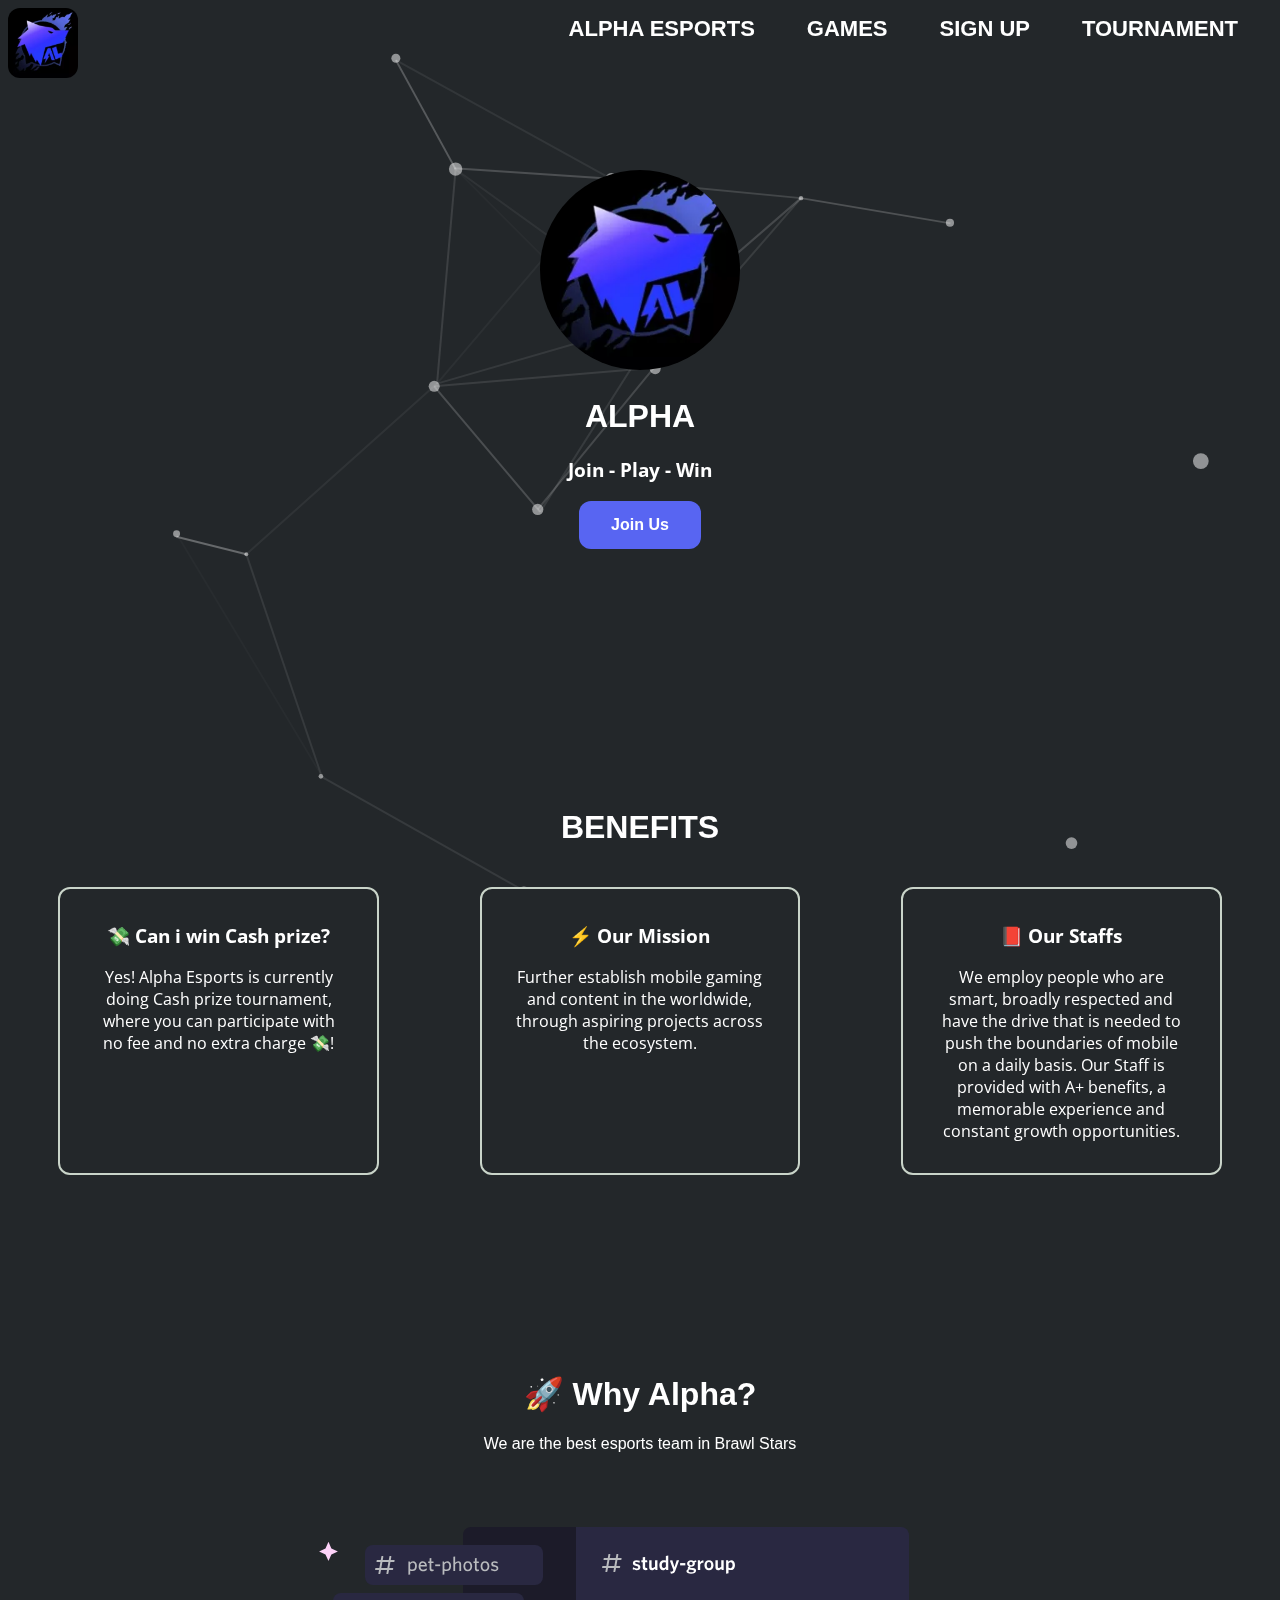
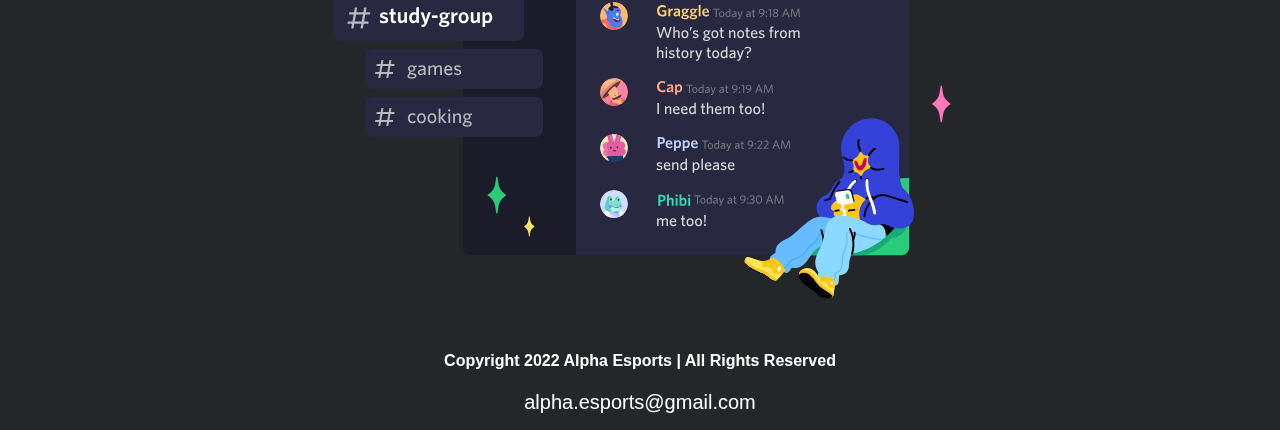
<file: index.html>
<!DOCTYPE html>
<html>
    <head>
        <meta charset="utf-8">
        <meta http-equiv="X-UA-Compatible" content="IE=edge">
        <title>Alpha</title>
        <meta name="description" content="Alpha Esports is a worldwide Esports organistion team"
        <link rel="shortcut icon" href="assets/GP.png">
        <meta name="viewport" content="width=device-width, initial-scale=1">
        <meta name="twitter:image" content="https://cdn.discordapp.com/icons/903109494521872404/ff1e5d5da0e6741d700c44d1a931c1e8.webp?size=240">
        <link rel="stylesheet" href="style.css">
        <meta name="theme-color" content="#5865F2"">
    </head>
    <body>
        <div id="particles-js"></div>
        <div class="navbar">
            <ul>
                <img src="assets/white_gap.png" width="70"/>
                <li><a></a>&zwnj;</li>
                <li><a href="tournament.html"><b>TOURNAMENT</b></a></li>
                <li><a></a>&zwnj;</li>
                <li><a href="https://discord.gg/prgCyjRb"><b>SIGN UP</b></a></li>
                <li><a></a>&zwnj;</li>
                <li><a href="games.html"><b>GAMES</b></a></li>
                <li><a></a>&zwnj;</li>
                <li><a href="alpha.html"><b>ALPHA ESPORTS</b></a></li>
            </ul>
        </div>
        <p>&zwnj;</p>
        <p>&zwnj;</p>
        <div class="main">
            <img src="assets/GP.png" alt="PixieJ" class="logo" width="200">
            <p>&zwnj;</p>
            <h1><b>ALPHA</b></h1>
            <h3>Join - Play - Win</h3>
            <button id="btn"><b>Join Us</b></button>
        </div>
        <div class="fe">
            <h1>BENEFITS</h1>
        </div>
        <div class="row">
            <div class="we1">
                <h3> 💸 Can i win Cash prize?</h3>
                <p>Yes! Alpha Esports is currently doing Cash prize tournament, where you can participate with no fee and no extra charge 💸! </p>
            </div>
            <div class="we1">
                <h3>⚡ Our Mission </h3>
                <p>Further establish mobile gaming and content in the worldwide, through aspiring projects across the ecosystem.</p>
            </div>
            
            <div class="we1">
                <h3>📕 Our Staffs</h3>
                <p>We employ people who are smart, broadly respected and have the drive that is needed to push the boundaries of mobile on a daily basis. Our Staff is provided with A+ benefits, a memorable experience and constant growth opportunities.</p>
            </div>
        </div>
        <div class="info">
            <h1> 🚀 Why Alpha?</h1>
            <p>We are the best esports team in Brawl Stars</p>
            <br>
            <img src="assets/chan.svg" alt="PixieJ" class="logo" width="auto">
            <footer>
                <h4>Copyright 2022 Alpha Esports | All Rights Reserved</h4>
                <a href="mailto:alpha.esports@gmail.com">alpha.esports@gmail.com</a></p>
              </footer>
        </div>
        <script src="script.js"></script>
        <script src="particles.js-master/particles.js"></script>
        <script src="app.js"></script>
    </body>
</html
</file>
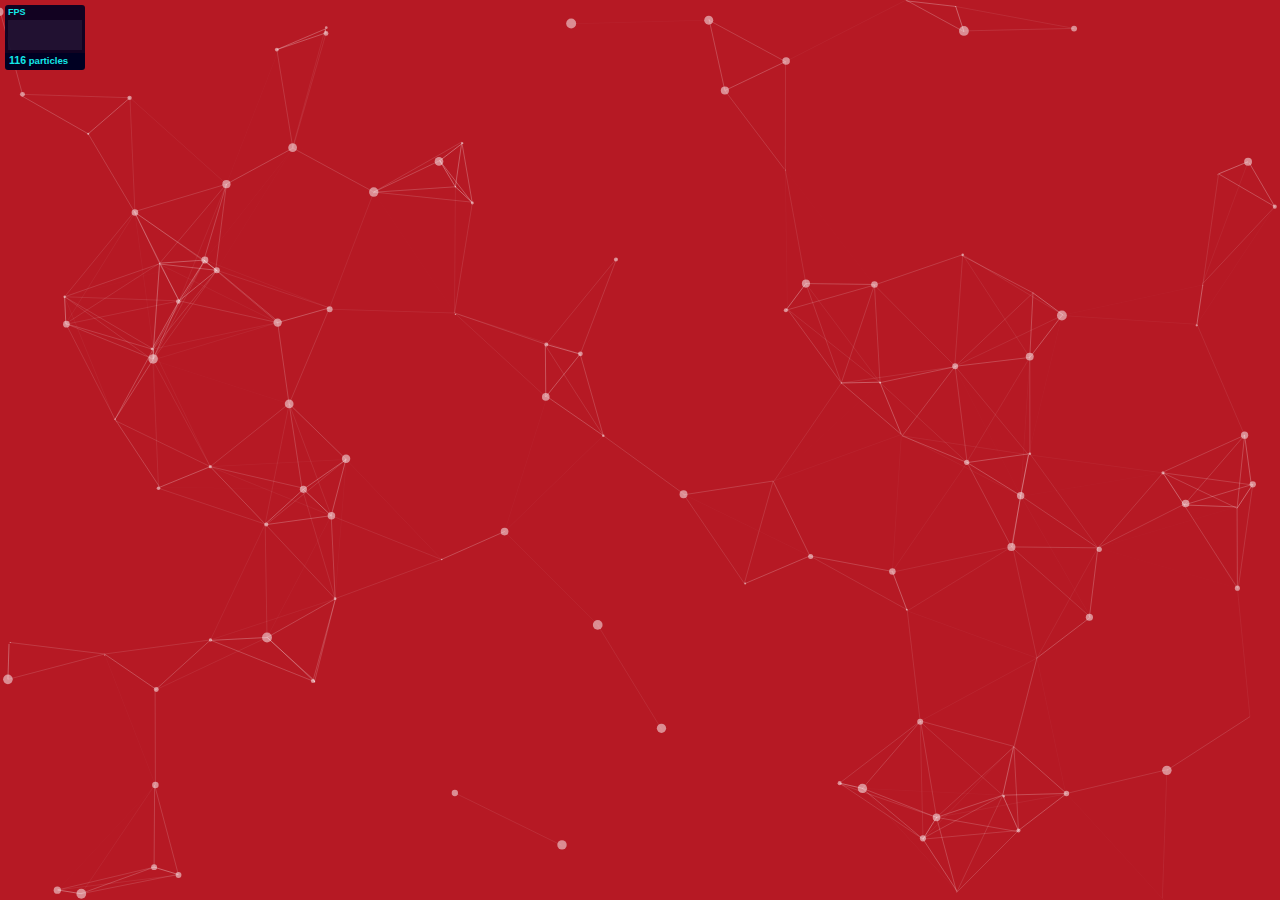
<file: particles.js-master/demo/index.html>
<!DOCTYPE html>
<html lang="en">
<head>
  <meta charset="utf-8">
  <title>particles.js</title>
  <meta name="description" content="particles.js is a lightweight JavaScript library for creating particles.">
  <meta name="author" content="Vincent Garreau" />
  <meta name="viewport" content="width=device-width, initial-scale=1.0, minimum-scale=1.0, maximum-scale=1.0, user-scalable=no">
  <link rel="stylesheet" media="screen" href="css/style.css">
</head>
<body>

<!-- count particles -->
<div class="count-particles">
  <span class="js-count-particles">--</span> particles
</div>

<!-- particles.js container -->
<div id="particles-js"></div>

<!-- scripts -->
<script src="../particles.js"></script>
<script src="js/app.js"></script>

<!-- stats.js -->
<script src="js/lib/stats.js"></script>
<script>
  var count_particles, stats, update;
  stats = new Stats;
  stats.setMode(0);
  stats.domElement.style.position = 'absolute';
  stats.domElement.style.left = '0px';
  stats.domElement.style.top = '0px';
  document.body.appendChild(stats.domElement);
  count_particles = document.querySelector('.js-count-particles');
  update = function() {
    stats.begin();
    stats.end();
    if (window.pJSDom[0].pJS.particles && window.pJSDom[0].pJS.particles.array) {
      count_particles.innerText = window.pJSDom[0].pJS.particles.array.length;
    }
    requestAnimationFrame(update);
  };
  requestAnimationFrame(update);
</script>

</body>
</html>
</file>
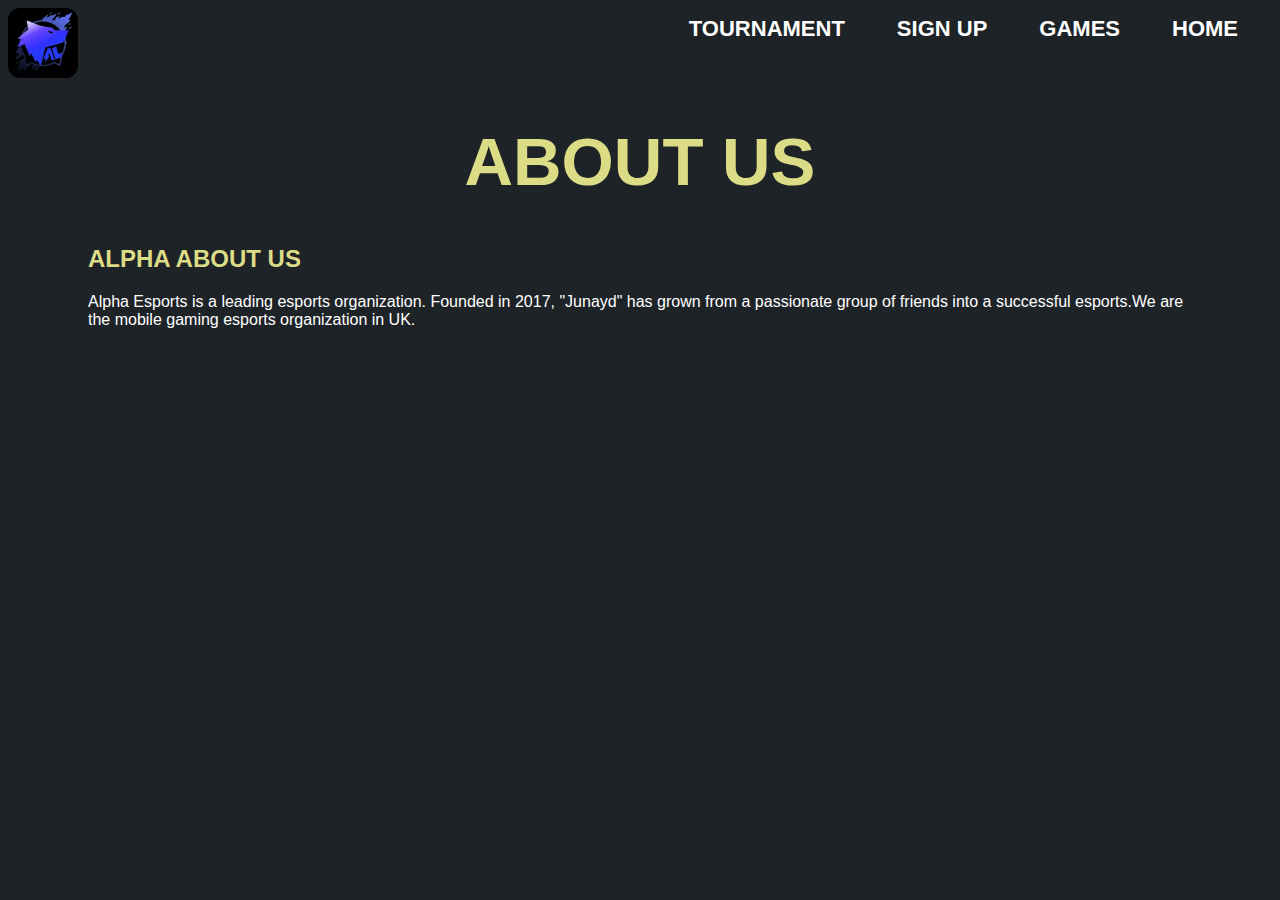
<file: alpha.html>
<!DOCTYPE html>
<html>
<head>
    <meta charset="utf-8">
	<meta http-equiv="X-UA-Compatible" content="IE=edge">
    <title>ALPHA ESPORTS</title>
    <meta name="description" content="The perfect Brawl Stars Esports Team!!">
	<meta name="viewport" content="width=device-width, initial-scale=1">
	<link rel="shortcut icon" href="assets/favicon.png" type="image/x-icon" />
	<link rel="stylesheet" href="alpha.css">
    <link rel="icon" href="assets/GP.png">
    <meta name="twitter:image" content="">
    <meta name="theme-color" content="#ffb700">
</head>
  <div class="navbar">
    <ul>
        <img src="assets/white_gap.png" width="70"/>
        <li><a></a>&zwnj;</li>
        <li><a href="index.html"><b>HOME</b></a></li>
        <li><a></a>&zwnj;</li>
        <li><a href="games.html"><b>GAMES</b></a></li>
        <li><a></a>&zwnj;</li>
        <li><a href="https://discord.gg/prgCyjRb"><b>SIGN UP</b></a></li>
        <li><a></a>&zwnj;</li>
        <li><a href="tournament.html"><b>TOURNAMENT</b></a></li>
    </ul>
</div>
	  <div class="main">
		  <h1 class="brand">ABOUT US</h1>
      <h2>ALPHA ABOUT US</h2>

      <p>Alpha Esports is a leading esports organization. Founded in 2017, "Junayd" has grown from a passionate group of friends into a successful esports.We are the mobile gaming esports organization in UK.<p>
</file>
<file: style.css>
@import url("https://fonts.googleapis.com/css2?family=Open+Sans:wght@300&display=swap");
body {
  font-family: "Open Sans", sans-serif;
  background-color: #23272a;
  color: white;
}
.main {
  text-align: center;
  color: white;
}
.main p {
  font-size: 1px;
  font-family: -apple-system, BlinkMacSystemFont, "Segoe UI", Roboto, Oxygen,
    Ubuntu, Cantarell, "Open Sans", "Helvetica Neue", sans-serif;
}
.main h1 {
  font-family: "Trebuchet MS", "Lucida Sans Unicode", "Lucida Grande",
    "Lucida Sans", Arial, sans-serif;
}
.main img {
  border-radius: 50%;
}
.fe {
  margin-top: 260px;
  text-align: center;
  font-family: "Trebuchet MS", "Lucida Sans Unicode", "Lucida Grande",
    "Lucida Sans", Arial, sans-serif;
}
.info {
  margin-top: 100px;
  text-align: center;
  font-family: "Trebuchet MS", "Lucida Sans Unicode", "Lucida Grande",
    "Lucida Sans", Arial, sans-serif;
}
.main button {
  background-color: #5865f2;
  border: none;
  border-radius: 12px;
  color: white;
  padding: 15px 32px;
  text-align: center;
  text-decoration: none;
  display: inline-block;
  font-size: 16px;
  cursor: pointer;
}
.row {
  display: flex;
  flex-direction: flex;
}
.we1 {
  flex-direction: column;
  width: 20%;
  border-radius: 12px;
  background-color: #23272a;
  color: white;
  margin-top: 20px;
  margin-bottom: 100px;
  padding: 15px 32px;
  text-align: center;
  margin-left: auto;
  margin-right: auto;
  border: 2px solid rgb(201, 212, 201);
}
.navbar ul {
  list-style-type: none;
  margin: 0;
  padding: 0;
  overflow: hidden;
  background-color: transparent;
}
.navbar li {
  float: right;
  margin-left: 10px;
}
.info a {
  color: white;
  text-decoration: none;
  font-size: 20px;
}
.info a:hover {
  transition: 0.3s;
  color: #5865f2;
}
.navbar li a {
  font-family: "Segoe UI", Tahoma, Geneva, Verdana, sans-serif;
  display: block;
  font-size: 22px;
  text-decoration: none;
  color: white;
  padding: 8px;
}
.navbar img {
  float: left;
  border-radius: 12px;
}
.navbar li a:hover {
  color: #5865f2;
  transition: 0.8s;
}
#particles-js {
  height: 100%;
  width: 100%;
  position: fixed;
  z-index: -100;
}
@media screen and (max-width: 800px) {
  .navbar li {
    float: left;
  }
  .navbar li a {
    font-size: 15px;
  }
  .navbar img {
    float: left;
  }
  .row {
    display: table-row;
    row-gap: 10px;
  }
  .we1 {
    margin: auto;
    width: 70%;
    margin-left: 10%;
    margin-right: auto;
    border: 3px solid rgb(201, 212, 201);
    padding: 10px;
  }
  .we1 {
    margin-top: 50px;
    width: 70%;
    margin-left: 10%;
    row-gap: 0px;
    border-radius: 12px;
    margin-right: auto;
    border: 3px solid rgb(201, 212, 201);
    padding: 10px;
  }
  .info img {
    width: 0%;
  }
}
</file>
<file: alpha.css>
body {
    background-color: #1e2327;
    font-family: Cambria, Cochin, Georgia, Times, 'Times New Roman', serif;
}
h2 {
    color: #dcdb86;
}
.main{
    font-family:'Segoe UI', Tahoma, Geneva, Verdana, sans-serif;
    margin-left: 5rem;
    margin-right: 5rem;
    color: #ffff;
}
.main h1 {
    font-family: 'Segoe UI', Tahoma, Geneva, Verdana, sans-serif;
    font-size: 420%;
    color: #dcdb86;
}
.main img {
    display: block;
    margin-left: auto;
    margin-right: auto;
}
.navbar ul {
    list-style-type: none;
    margin: 0;
    padding: 0;
    overflow: hidden;
    background-color: transparent;
}
.navbar li {
    float: right;
    margin-left: 10px;
}
.navbar li a {
    font-family: 'Segoe UI', Tahoma, Geneva, Verdana, sans-serif;
    display: block;
    font-size: 22px;
    text-decoration: none;
    color: white;
    padding: 8px;
}
.navbar img {
    float: left;
    border-radius: 12px;
}
.navbar li a:hover{
    color: #dcdb86;
    transition: 0.80s;
}
a {
    text-decoration: none;
    color: #dcdb86;
}
.nav-item .nav-link {
    display: block;
    color: white;
    text-align: center;
    padding: 14px 16px;
    text-decoration: none;
    font-family:'Segoe UI', Tahoma, Geneva, Verdana, sans-serif;
}
  
.nav-item .nav-link:hover {
    background-color: #ffb700;
    color: black;
}

.brand {
  text-align: center;
}

.installcommand {
  font-size: 2rem;
  text-align: center;
}

.note {
  font-style: italic;
}
.footer {
    margin-top: 50px;
    text-align: center;
}
@media only screen and (max-width: 600px) {
  .main{
      font-family:'Segoe UI', Tahoma, Geneva, Verdana, sans-serif;
      margin-left: 1rem;
      margin-right: 1rem;
      color: #ededf0;
  }
}
.pipinstruction {
    font-family: Consolas,"courier new";
    color: rgb(67, 220, 20);
    background-color: #ffb700;
    padding: 2px;
    font-size: 100%;
}
</file>
<file: particles.js-master/demo/css/style.css>
/* =============================================================================
   HTML5 CSS Reset Minified - Eric Meyer
   ========================================================================== */

html,body,div,span,object,iframe,h1,h2,h3,h4,h5,h6,p,blockquote,pre,abbr,address,cite,code,del,dfn,em,img,ins,kbd,q,samp,small,strong,sub,sup,var,b,i,dl,dt,dd,ol,ul,li,fieldset,form,label,legend,table,caption,tbody,tfoot,thead,tr,th,td,article,aside,canvas,details,figcaption,figure,footer,header,hgroup,menu,nav,section,summary,time,mark,audio,video{margin:0;padding:0;border:0;outline:0;font-size:100%;vertical-align:baseline;background:transparent}
body{line-height:1}
article,aside,details,figcaption,figure,footer,header,hgroup,menu,nav,section{display:block}
nav ul{list-style:none}
blockquote,q{quotes:none}
blockquote:before,blockquote:after,q:before,q:after{content:none}
a{margin:0;padding:0;font-size:100%;vertical-align:baseline;background:transparent;text-decoration:none}
mark{background-color:#ff9;color:#000;font-style:italic;font-weight:bold}
del{text-decoration:line-through}
abbr[title],dfn[title]{border-bottom:1px dotted;cursor:help}
table{border-collapse:collapse;border-spacing:0}
hr{display:block;height:1px;border:0;border-top:1px solid #ccc;margin:1em 0;padding:0}
input,select{vertical-align:middle}
li{list-style:none}


/* =============================================================================
   My CSS
   ========================================================================== */

/* ---- base ---- */

html,body{ 
	width:100%;
	height:100%;
	background:#111;
}

html{
  -webkit-tap-highlight-color: rgba(0, 0, 0, 0);
}

body{
  font:normal 75% Arial, Helvetica, sans-serif;
}

canvas{
  display:block;
  vertical-align:bottom;
}


/* ---- stats.js ---- */

.count-particles{
  background: #000022;
  position: absolute;
  top: 48px;
  left: 0;
  width: 80px;
  color: #13E8E9;
  font-size: .8em;
  text-align: left;
  text-indent: 4px;
  line-height: 14px;
  padding-bottom: 2px;
  font-family: Helvetica, Arial, sans-serif;
  font-weight: bold;
}

.js-count-particles{
  font-size: 1.1em;
}

#stats,
.count-particles{
  -webkit-user-select: none;
  margin-top: 5px;
  margin-left: 5px;
}

#stats{
  border-radius: 3px 3px 0 0;
  overflow: hidden;
}

.count-particles{
  border-radius: 0 0 3px 3px;
}


/* ---- particles.js container ---- */

#particles-js{
  width: 100%;
  height: 100%;
  background-color: #b61924;
  background-image: url('');
  background-size: cover;
  background-position: 50% 50%;
  background-repeat: no-repeat;
}
</file>
